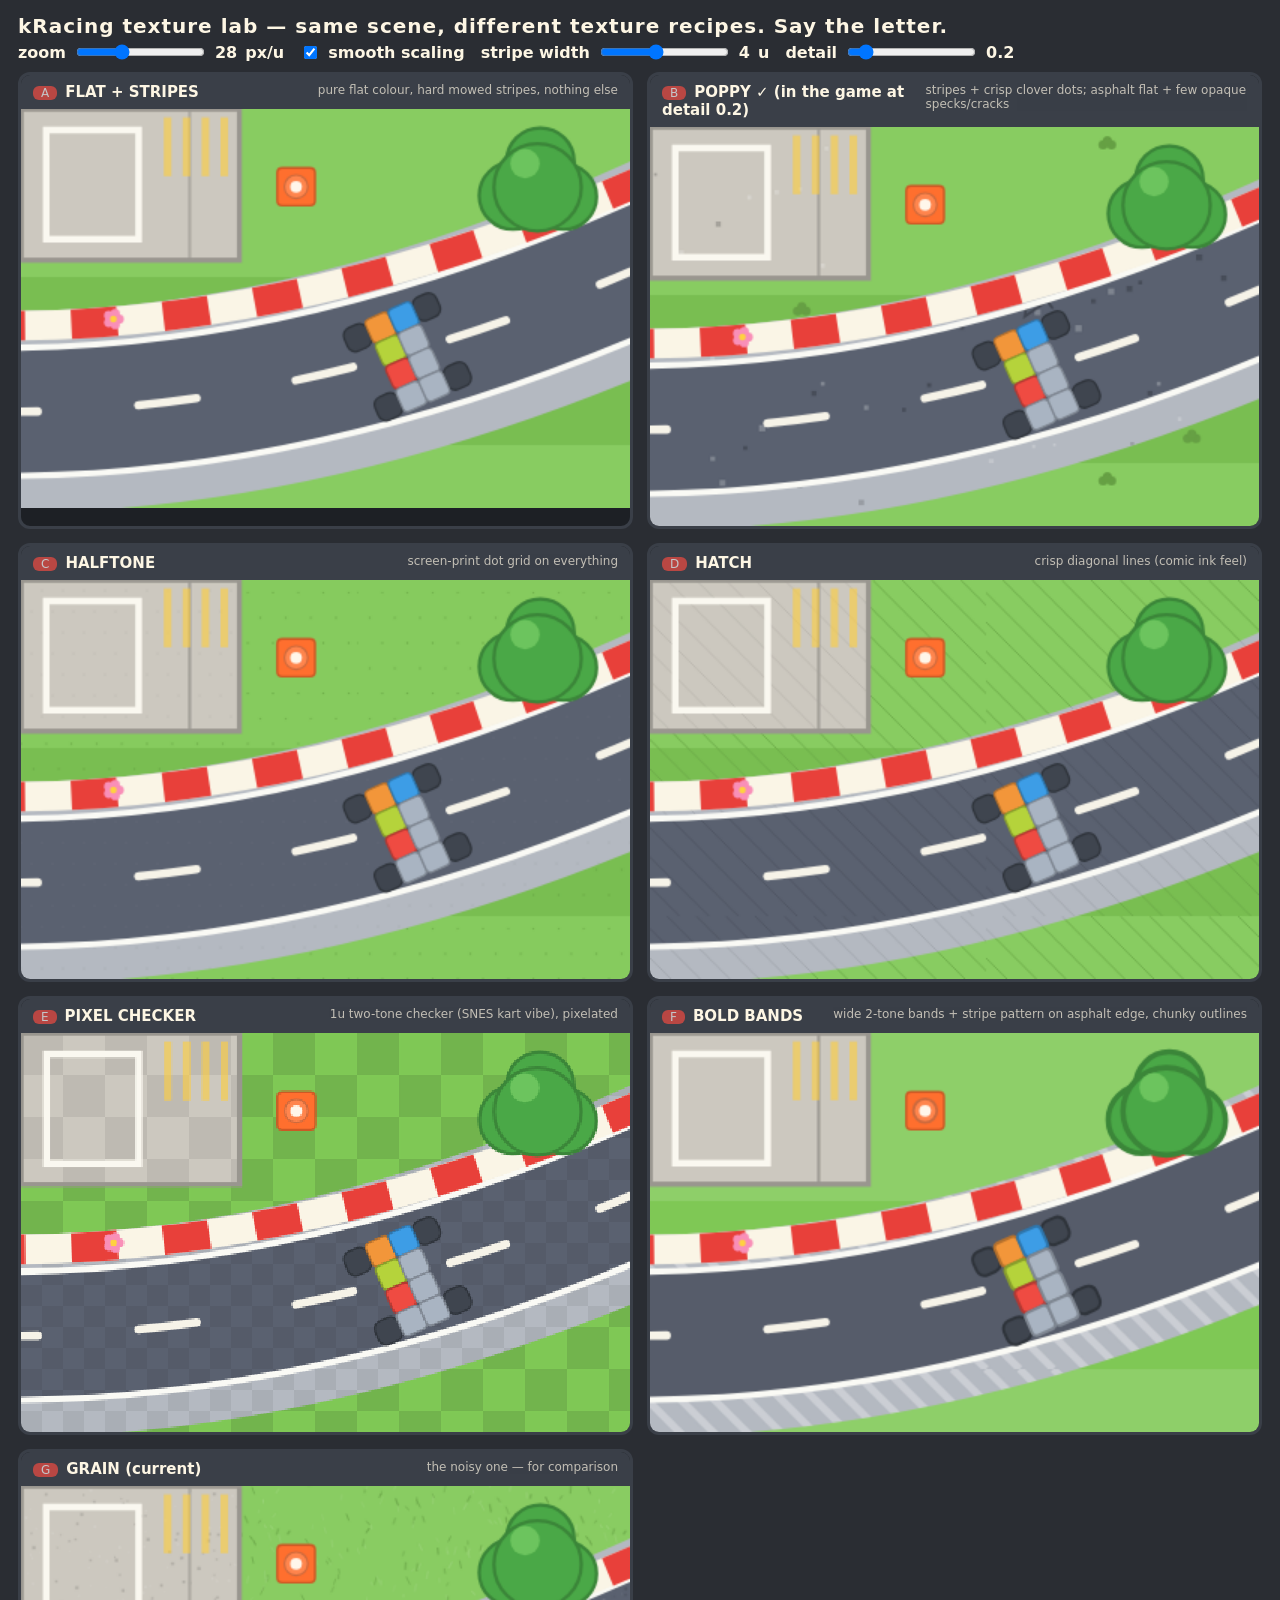
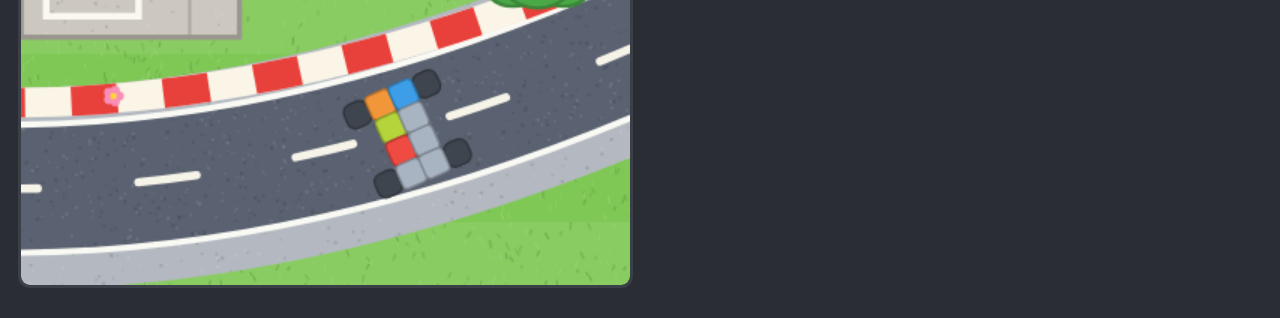
<file: lab/textures.html>
<!doctype html>
<html lang="en"><head><meta charset="utf-8"><title>kRacing texture lab</title>
<style>
  body { margin: 0; background: #2a2d33; color: #fdf6e4; font-family: 'Trebuchet MS', system-ui, sans-serif; }
  h1 { font-size: 20px; margin: 14px 18px 4px; letter-spacing: 1px; }
  .bar { margin: 0 18px 10px; display: flex; gap: 16px; align-items: center; font-weight: 700; flex-wrap: wrap; }
  .bar label { display: flex; gap: 8px; align-items: center; }
  .grid { display: grid; grid-template-columns: repeat(auto-fill, minmax(440px, 1fr)); gap: 14px; padding: 0 18px 30px; }
  .card { background: #1d2025; border: 3px solid #3a3f48; border-radius: 12px; overflow: hidden; }
  .card h2 { margin: 0; padding: 8px 12px; font-size: 15px; background: #3a3f48; display: flex; justify-content: space-between; }
  .card h2 span { opacity: .7; font-weight: 400; font-size: 12px; }
  canvas { display: block; width: 100%; image-rendering: auto; }
  .card.pix canvas { image-rendering: pixelated; }
  .tag { display: inline-block; background: #ef4b42; color: #fff; border-radius: 6px; padding: 0 8px; margin-right: 8px; }
</style></head><body>
<h1>kRacing texture lab — same scene, different texture recipes. Say the letter.</h1>
<div class="bar">
  <label>zoom <input id="zoom" type="range" min="10" max="64" value="28"> <b id="zv">28</b> px/u</label>
  <label><input id="smooth" type="checkbox" checked> smooth scaling</label>
  <label>stripe width <input id="stripe" type="range" min="1" max="8" value="4" step="0.5"> <b id="sv">4</b> u</label>
  <label>detail <input id="detail" type="range" min="0" max="2" value="0.2" step="0.1"> <b id="dv">0.2</b></label>
</div>
<div class="grid" id="grid"></div>
<script type="module">
import { PAL, hex, shade, tint, rgba } from '../js/palette.js';
const TILE_U = 8;
const STYLES = [
  { id: 'A', name: 'FLAT + STRIPES', note: 'pure flat colour, hard mowed stripes, nothing else' },
  { id: 'B', name: 'POPPY ✓ (in the game at detail 0.2)', note: 'stripes + crisp clover dots; asphalt flat + few opaque specks/cracks' },
  { id: 'C', name: 'HALFTONE', note: 'screen-print dot grid on everything' },
  { id: 'D', name: 'HATCH', note: 'crisp diagonal lines (comic ink feel)' },
  { id: 'E', name: 'PIXEL CHECKER', note: '1u two-tone checker (SNES kart vibe), pixelated' },
  { id: 'F', name: 'BOLD BANDS', note: 'wide 2-tone bands + stripe pattern on asphalt edge, chunky outlines' },
  { id: 'G', name: 'GRAIN (current)', note: 'the noisy one — for comparison' },
];
let ZOOM = 28, SMOOTH = true, STRIPE = 4, DETAIL = 0.2;
let seed = 7; const rnd = () => (seed = (seed * 1664525 + 1013904223) >>> 0) / 4294967296; const r = (a, b) => a + rnd() * (b - a);
function tile(res, fn){ const c = document.createElement('canvas'); c.width = c.height = TILE_U * res; const x = c.getContext('2d'); x.imageSmoothingEnabled = false; fn(x, res, c.width); return c; }
const flat = (c) => (x, res, S) => { x.fillStyle = hex(c); x.fillRect(0, 0, S, S); };
function stripes(x, res, S, base, k = .07){ x.fillStyle = hex(base); x.fillRect(0, 0, S, S); const sw = STRIPE * res; for(let y = 0, i = 0; y < S; y += sw, i++){ x.fillStyle = i % 2 ? rgba(0, .05) : rgba(0xffffff, k); x.fillRect(0, y, S, sw); } }
function clover(x, res, S, base, n){ for(let i = 0; i < n; i++){ const px = r(0, S), py = r(0, S), rr = res * 0.11; x.fillStyle = hex(shade(base, .8)); for(const [dx, dy] of [[-1, 0], [1, 0], [0, -1]]){ x.beginPath(); x.arc(px + dx * rr * 0.9, py + dy * rr * 0.9, rr, 0, 7); x.fill(); } } }
function specks(x, S, n, size, colA, colB){ for(let i = 0; i < n; i++){ x.fillStyle = hex(i % 2 ? colA : colB); const s = size * r(.7, 1.3); x.fillRect(Math.round(r(0, S)), Math.round(r(0, S)), Math.max(1, s), Math.max(1, s)); } }
function cracks(x, res, S, col, n){ x.strokeStyle = hex(col); x.lineWidth = Math.max(1, res * 0.06); x.lineCap = 'round'; for(let k = 0; k < n; k++){ let px = r(0, S), py = r(0, S); x.beginPath(); x.moveTo(px, py); for(let j = 0; j < 5; j++){ px += r(-res, res); py += r(-res, res); x.lineTo(px, py); } x.stroke(); } }
function joints(x, res, S, col){ x.strokeStyle = hex(col); x.lineWidth = Math.max(1, res * 0.07); x.beginPath(); for(const v of [0, S / 2]){ x.moveTo(0, v + .5); x.lineTo(S, v + .5); x.moveTo(v + .5, 0); x.lineTo(v + .5, S); } x.stroke(); }
function dots(x, res, S, col, step, rad){ x.fillStyle = hex(col); const st = step * res; for(let py = st / 2; py < S; py += st) for(let px = ((py / st) | 0) % 2 ? st / 2 : 0; px < S; px += st){ x.beginPath(); x.arc(px, py, rad * res, 0, 7); x.fill(); } }
function hatch(x, res, S, col, gap, lw){ x.strokeStyle = hex(col); x.lineWidth = Math.max(1, lw * res); x.beginPath(); const g = gap * res; for(let d = -S; d < 2 * S; d += g){ x.moveTo(d, 0); x.lineTo(d + S, S); } x.stroke(); }
function checker(x, res, S, a, b, u){ const c = u * res; for(let py = 0; py < S; py += c) for(let px = 0; px < S; px += c){ x.fillStyle = hex(((px / c + py / c) | 0) % 2 ? a : b); x.fillRect(px, py, c, c); } }
function grain(x, S, n){ for(let i = 0; i < n; i++){ x.fillStyle = i % 2 ? 'rgba(255,255,255,.1)' : 'rgba(0,0,0,.12)'; const s = r(1, 2.5); x.fillRect(r(0, S), r(0, S), s, s); } }

function recipes(id, res){
  const D = DETAIL; seed = 7;
  const G = PAL.grass, A = PAL.asphalt, C = PAL.concrete, H = PAL.shoulder;
  switch(id){
    case 'A': return { grass: tile(res, (x, rs, S) => stripes(x, rs, S, G)), asphalt: tile(res, flat(A)), concrete: tile(res, (x, rs, S) => { flat(C)(x, rs, S); joints(x, rs, S, shade(C, .85)); }), shoulder: tile(res, flat(H)) };
    case 'B': return {
      grass: tile(res, (x, rs, S) => { stripes(x, rs, S, G); clover(x, rs, S, G, 40 * D); }),
      asphalt: tile(res, (x, rs, S) => { flat(A)(x, rs, S); specks(x, S, 140 * D, rs * 0.12, tint(A, .22), shade(A, .8)); cracks(x, rs, S, shade(A, .72), 2 * D); }),
      concrete: tile(res, (x, rs, S) => { flat(C)(x, rs, S); specks(x, S, 120 * D, rs * 0.1, tint(C, .2), shade(C, .82)); joints(x, rs, S, shade(C, .82)); }),
      shoulder: tile(res, (x, rs, S) => { flat(H)(x, rs, S); specks(x, S, 60 * D, rs * 0.1, tint(H, .2), shade(H, .85)); }) };
    case 'C': return {
      grass: tile(res, (x, rs, S) => { stripes(x, rs, S, G, .05); dots(x, rs, S, shade(G, .84), 0.6, 0.11 * D); }),
      asphalt: tile(res, (x, rs, S) => { flat(A)(x, rs, S); dots(x, rs, S, tint(A, .12), 0.5, 0.08 * D); }),
      concrete: tile(res, (x, rs, S) => { flat(C)(x, rs, S); dots(x, rs, S, shade(C, .9), 0.5, 0.08 * D); joints(x, rs, S, shade(C, .8)); }),
      shoulder: tile(res, (x, rs, S) => { flat(H)(x, rs, S); dots(x, rs, S, shade(H, .9), 0.5, 0.08 * D); }) };
    case 'D': return {
      grass: tile(res, (x, rs, S) => { stripes(x, rs, S, G); hatch(x, rs, S, shade(G, .86), 0.7, 0.06 * D); }),
      asphalt: tile(res, (x, rs, S) => { flat(A)(x, rs, S); hatch(x, rs, S, shade(A, .88), 0.7, 0.05 * D); }),
      concrete: tile(res, (x, rs, S) => { flat(C)(x, rs, S); hatch(x, rs, S, shade(C, .92), 0.7, 0.05 * D); joints(x, rs, S, shade(C, .8)); }),
      shoulder: tile(res, (x, rs, S) => { flat(H)(x, rs, S); hatch(x, rs, S, shade(H, .9), 0.7, 0.05 * D); }) };
    case 'E': return {
      grass: tile(res, (x, rs, S) => checker(x, rs, S, G, shade(G, .9), 1)),
      asphalt: tile(res, (x, rs, S) => checker(x, rs, S, A, shade(A, .94), 0.5)),
      concrete: tile(res, (x, rs, S) => checker(x, rs, S, C, shade(C, .93), 1)),
      shoulder: tile(res, (x, rs, S) => checker(x, rs, S, H, shade(H, .94), 0.5)) };
    case 'F': return {
      grass: tile(res, (x, rs, S) => { x.fillStyle = hex(G); x.fillRect(0, 0, S, S); x.fillStyle = hex(tint(G, .12)); x.fillRect(0, 0, S, S / 2); }),
      asphalt: tile(res, flat(shade(A, .95))),
      concrete: tile(res, (x, rs, S) => { flat(C)(x, rs, S); joints(x, rs, S, shade(C, .78)); }),
      shoulder: tile(res, (x, rs, S) => { flat(H)(x, rs, S); hatch(x, rs, S, tint(H, .3), 0.8, 0.18); }) };
    default: return {
      grass: tile(res, (x, rs, S) => { flat(G)(x, rs, S); x.fillStyle = 'rgba(255,255,255,.075)'; x.fillRect(0, 0, S, S / 2); for(let i = 0; i < 2600 * D; i++){ x.strokeStyle = i % 2 ? rgba(tint(G, .22), .75) : rgba(shade(G, .8), .75); x.lineWidth = r(1.2, 2.4) * rs / 64; x.beginPath(); const px = r(0, S), py = r(0, S), L = r(5, 13) * rs / 64; x.moveTo(px, py); x.lineTo(px + r(-3, 3), py - L); x.stroke(); } }),
      asphalt: tile(res, (x, rs, S) => { flat(A)(x, rs, S); grain(x, S, 9000 * D * rs / 64); }),
      concrete: tile(res, (x, rs, S) => { flat(C)(x, rs, S); grain(x, S, 5000 * D * rs / 64); joints(x, rs, S, shade(C, .85)); }),
      shoulder: tile(res, (x, rs, S) => { flat(H)(x, rs, S); grain(x, S, 5000 * D * rs / 64); }) };
  }
}
/* the same little scene for every style: grass, a bending track with kerbs + edge lines, a concrete corner with a bay, a car, a tree, a cone */
function scene(cv, T, bold = false){
  const W = 14.5, Hh = 9.5, z = ZOOM; cv.width = Math.round(W * z); cv.height = Math.round(Hh * z);
  const x = cv.getContext('2d'); x.imageSmoothingEnabled = SMOOTH; x.imageSmoothingQuality = 'high';
  x.setTransform(z, 0, 0, z, 0, 0);
  const P = n => { const p = x.createPattern(T[n], 'repeat'); p.setTransform(new DOMMatrix().scale(TILE_U / T[n].width)); return p; };
  x.fillStyle = P('grass'); x.fillRect(0, 0, W, Hh);
  // concrete apron corner + bay
  x.fillStyle = P('concrete'); x.fillRect(0, 0, 5.2, 3.6); x.lineWidth = 0.12; x.strokeStyle = hex(shade(PAL.concrete, .75)); x.strokeRect(0, 0, 5.2, 3.6);
  x.strokeStyle = hex(PAL.bay); x.lineWidth = 0.16; x.strokeRect(0.6, 0.5, 2.2, 2.6);
  x.fillStyle = rgba(PAL.pad, .6); for(let k = 0; k < 4; k++){ x.fillRect(3.4 + k * 0.45, 0.2, 0.18, 1.4); }
  // track: a bend
  const path = () => { x.beginPath(); x.moveTo(-1, 7.2); x.quadraticCurveTo(7, 7.4, 16, 3.2); };
  const stroke = (w, style, dash, cap = 'round') => { path(); x.lineWidth = w; x.strokeStyle = style; x.lineCap = cap; x.lineJoin = 'round'; x.setLineDash(dash || []); x.stroke(); x.setLineDash([]); };
  stroke(3.2 + 1.6, P('shoulder'));
  stroke(3.2, hex(PAL.edgeLine));
  stroke(3.2 - 0.3, P('asphalt'));
  stroke(0.2, hex(PAL.dash), [1.4, 2.4]);
  // kerb on the outside of the bend (one side): offset curve approximated
  x.save(); x.translate(0, -2.05); path(); x.lineWidth = 0.7; x.strokeStyle = hex(PAL.kerbCream); x.lineCap = 'butt'; x.stroke(); x.setLineDash([1.1, 1.1]); x.strokeStyle = hex(PAL.kerbRed); x.stroke(); x.setLineDash([]); x.restore();
  // a car (tiles)
  x.save(); x.translate(9.2, 5.9); x.rotate(-0.42);
  const tile2 = (tx, ty, c, rr = 0.12) => { x.beginPath(); x.roundRect(tx - 0.3, ty - 0.3, 0.6, 0.6, rr); x.fillStyle = hex(c); x.fill(); x.lineWidth = bold ? 0.07 : 0.045; x.strokeStyle = hex(shade(c, .75)); x.stroke(); };
  for(const [tx, ty] of [[-0.9, -0.9], [0.9, -0.9], [-0.9, 0.9], [0.9, 0.9]]) tile2(tx, ty, PAL.wheel, 0.2);
  tile2(-0.3, -0.9, PAL.engine); tile2(0.3, -0.9, PAL.intake); tile2(-0.3, -0.3, PAL.tank); tile2(0.3, -0.3, PAL.frame); tile2(-0.3, 0.3, PAL.seat); tile2(0.3, 0.3, PAL.frame); tile2(-0.3, 0.9, PAL.frame); tile2(0.3, 0.9, PAL.frame);
  x.restore();
  // tree + cone + flower
  const disc = (cx, cy, rr, c, lw = 0.06) => { x.beginPath(); x.arc(cx, cy, rr, 0, 7); x.fillStyle = hex(c); x.fill(); if(lw){ x.lineWidth = bold ? lw * 1.6 : lw; x.strokeStyle = hex(shade(c, .8)); x.stroke(); } };
  for(const [dx, dy, rr] of [[-0.45, 0.2, 0.62], [0.48, 0.22, 0.6], [0.05, -0.42, 0.62], [0, 0.05, 0.8]]) disc(12.3 + dx * 1.3, 1.8 + dy * 1.3, rr * 1.3, PAL.tree, 0.08);
  disc(12.0, 1.3, 0.35, PAL.treeLight, 0);
  x.beginPath(); x.roundRect(6.1, 1.4, 0.9, 0.9, 0.12); x.fillStyle = hex(PAL.cone); x.fill(); x.lineWidth = 0.05; x.strokeStyle = hex(shade(PAL.cone, .8)); x.stroke(); disc(6.55, 1.85, 0.28, tint(PAL.cone, .15), 0.04); disc(6.55, 1.85, 0.14, PAL.coneStripe, 0);
  for(let k = 0; k < 5; k++){ const a = k / 5 * 6.28; disc(2.2 + Math.cos(a) * 0.14, 5.0 + Math.sin(a) * 0.14, 0.11, PAL.flowerP, 0); } disc(2.2, 5.0, 0.08, PAL.flowerC, 0);
}
const grid = document.getElementById('grid');
const cards = STYLES.map(s => { const d = document.createElement('div'); d.className = 'card' + (s.id === 'E' ? ' pix' : ''); d.innerHTML = `<h2><div><span class="tag">${s.id}</span>${s.name}</div><span>${s.note}</span></h2><canvas></canvas>`; grid.appendChild(d); return { s, cv: d.querySelector('canvas') }; });
function renderAll(){
  const res = ZOOM <= 18 ? 16 : ZOOM <= 36 ? 32 : 64;
  for(const { s, cv } of cards){ const T = recipes(s.id, res); scene(cv, T, s.id === 'F'); }
}
const $ = id => document.getElementById(id);
$('zoom').oninput = e => { ZOOM = +e.target.value; $('zv').textContent = ZOOM; renderAll(); };
$('smooth').onchange = e => { SMOOTH = e.target.checked; renderAll(); };
$('stripe').oninput = e => { STRIPE = +e.target.value; $('sv').textContent = STRIPE; renderAll(); };
$('detail').oninput = e => { DETAIL = +e.target.value; $('dv').textContent = DETAIL.toFixed(1); renderAll(); };
renderAll();
</script></body></html>
</file>
